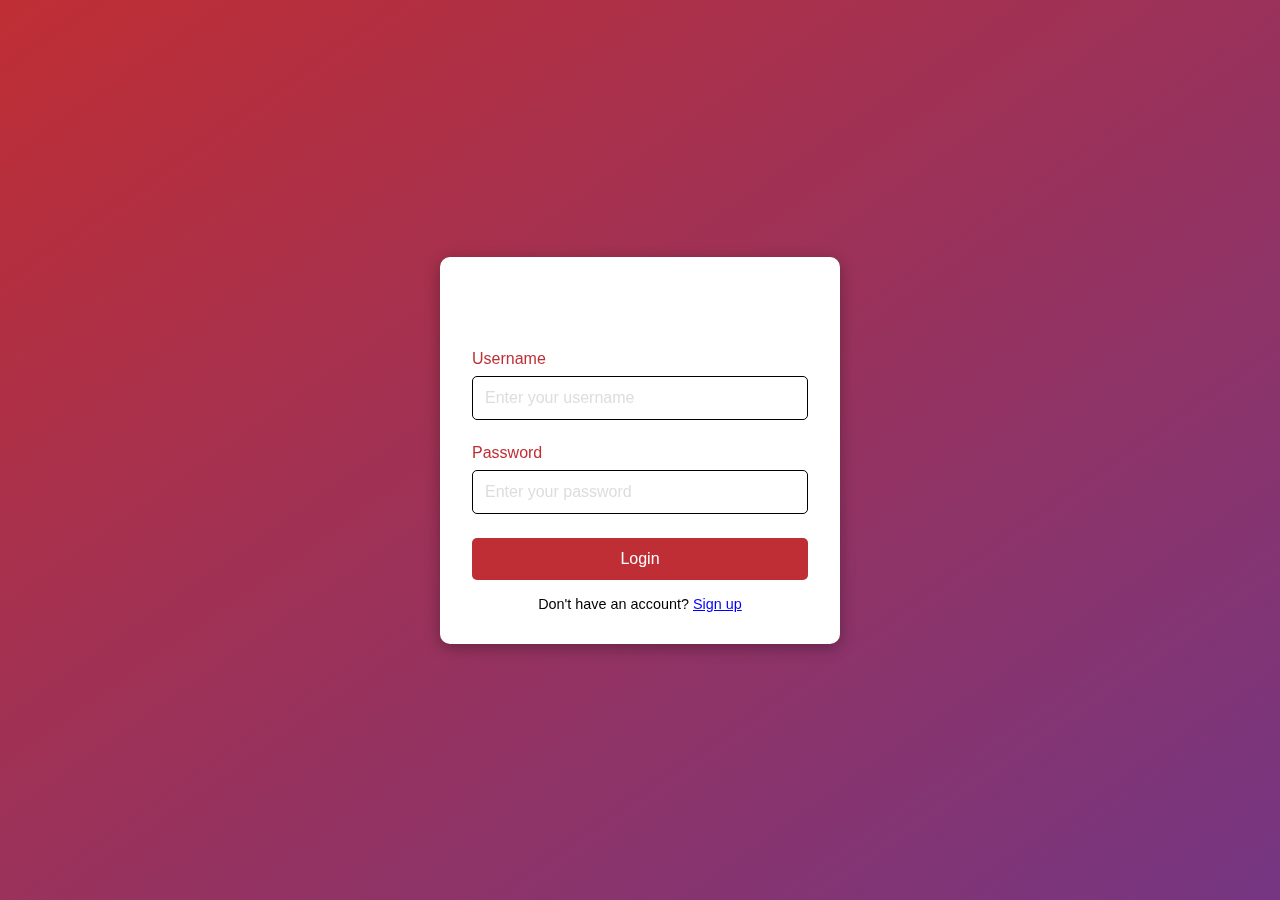
<file: auth_register_regEx/index.html>
<!DOCTYPE html>
<html lang="en">

<head>
	<meta charset="UTF-8">
	<meta name="viewport" content="width=device-width, initial-scale=1.0">
	<title>Login Page</title>
	<link rel="stylesheet" href="./style.css">
</head>

<body>
	<div class="login-container">
		<div class="login-form">
			<h2 class="form-title">Login</h2>
			<div class="form-group">
				<label for="username">Username</label>
				<input type="text" id="username" placeholder="Enter your username" >
				<span class="wrong"></span>
			</div>
			<div class="form-group">
				<label for="password">Password</label>
				<input type="password" id="password" placeholder="Enter your password" >
				<span class="wrongPassword"></span>
			</div>
			<button type="submit" class="btn login">Login</button>
			<p class="signup-text" style="color: black;">Don't have an account? <a href="#" style="color: blue;">Sign up</a></p>
		</div>
	</div>

	<script src="./index.js"></script>
</body>

</html>
</file>
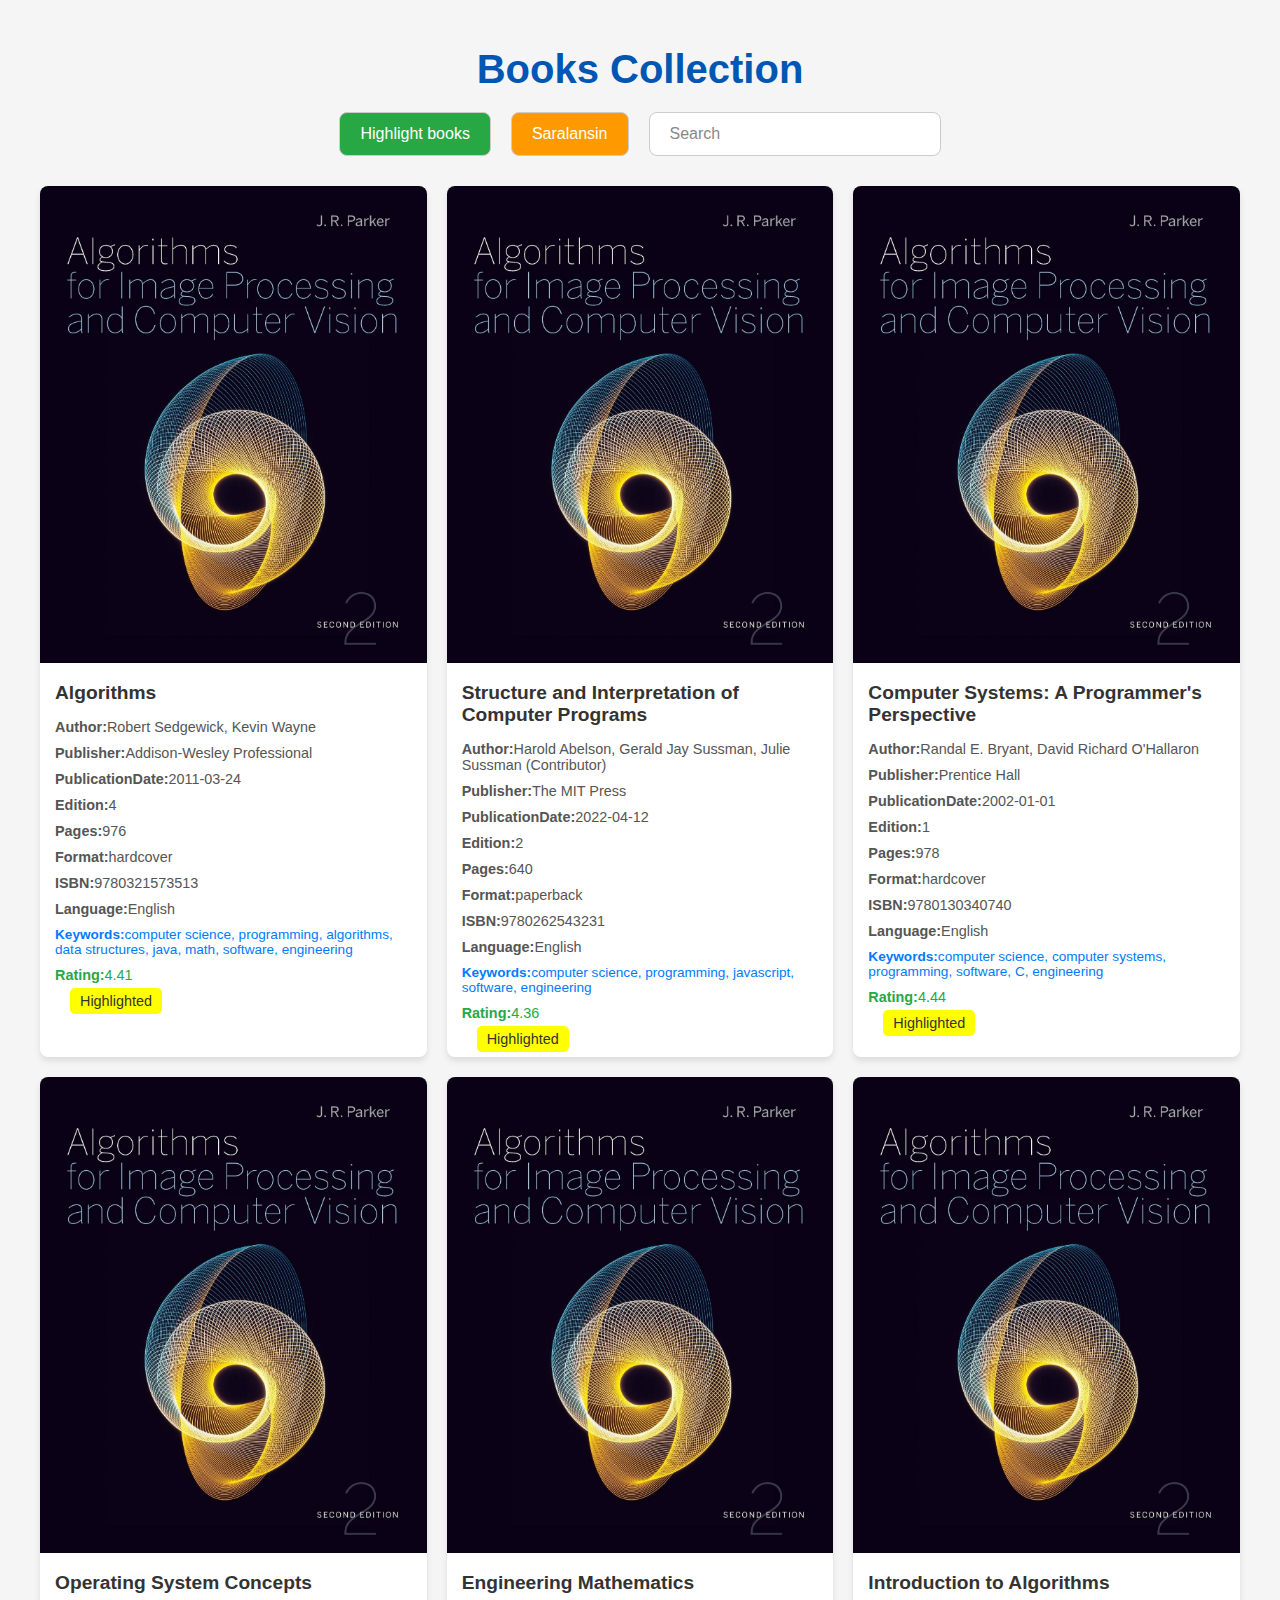
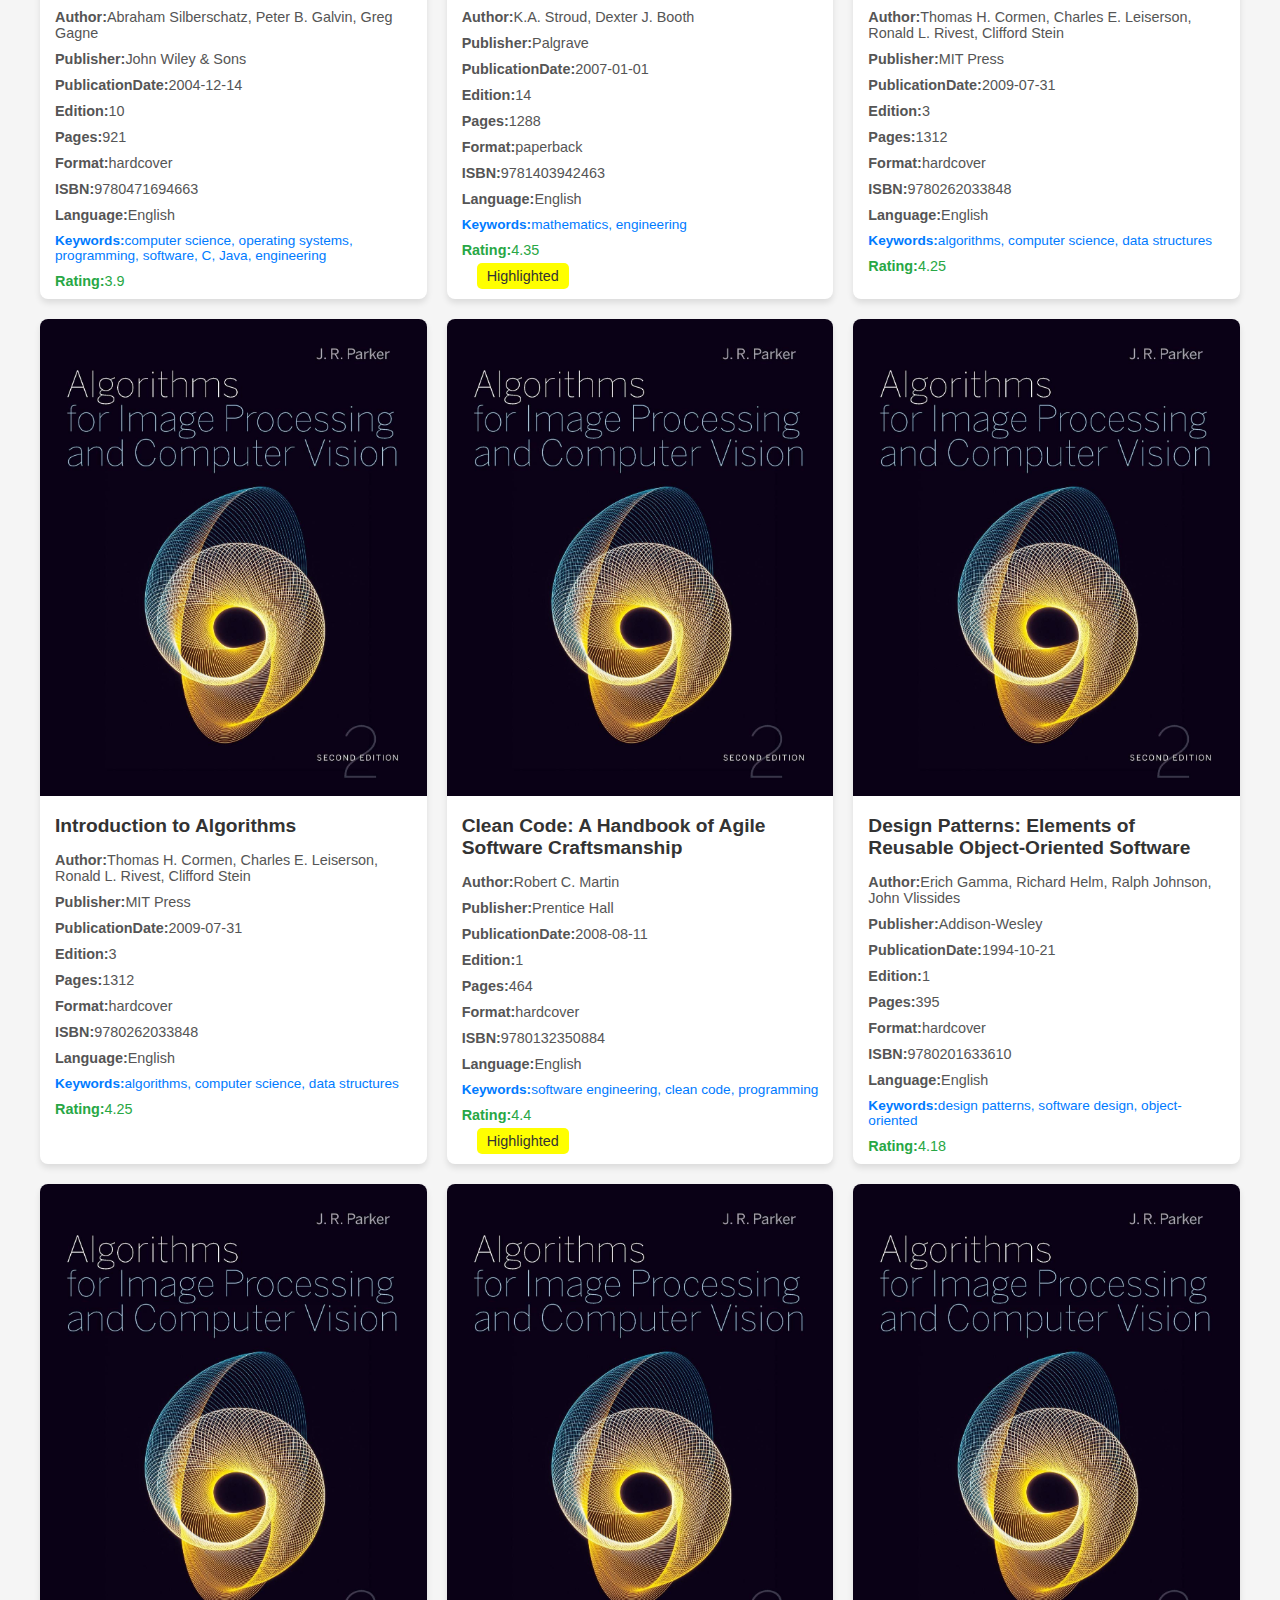
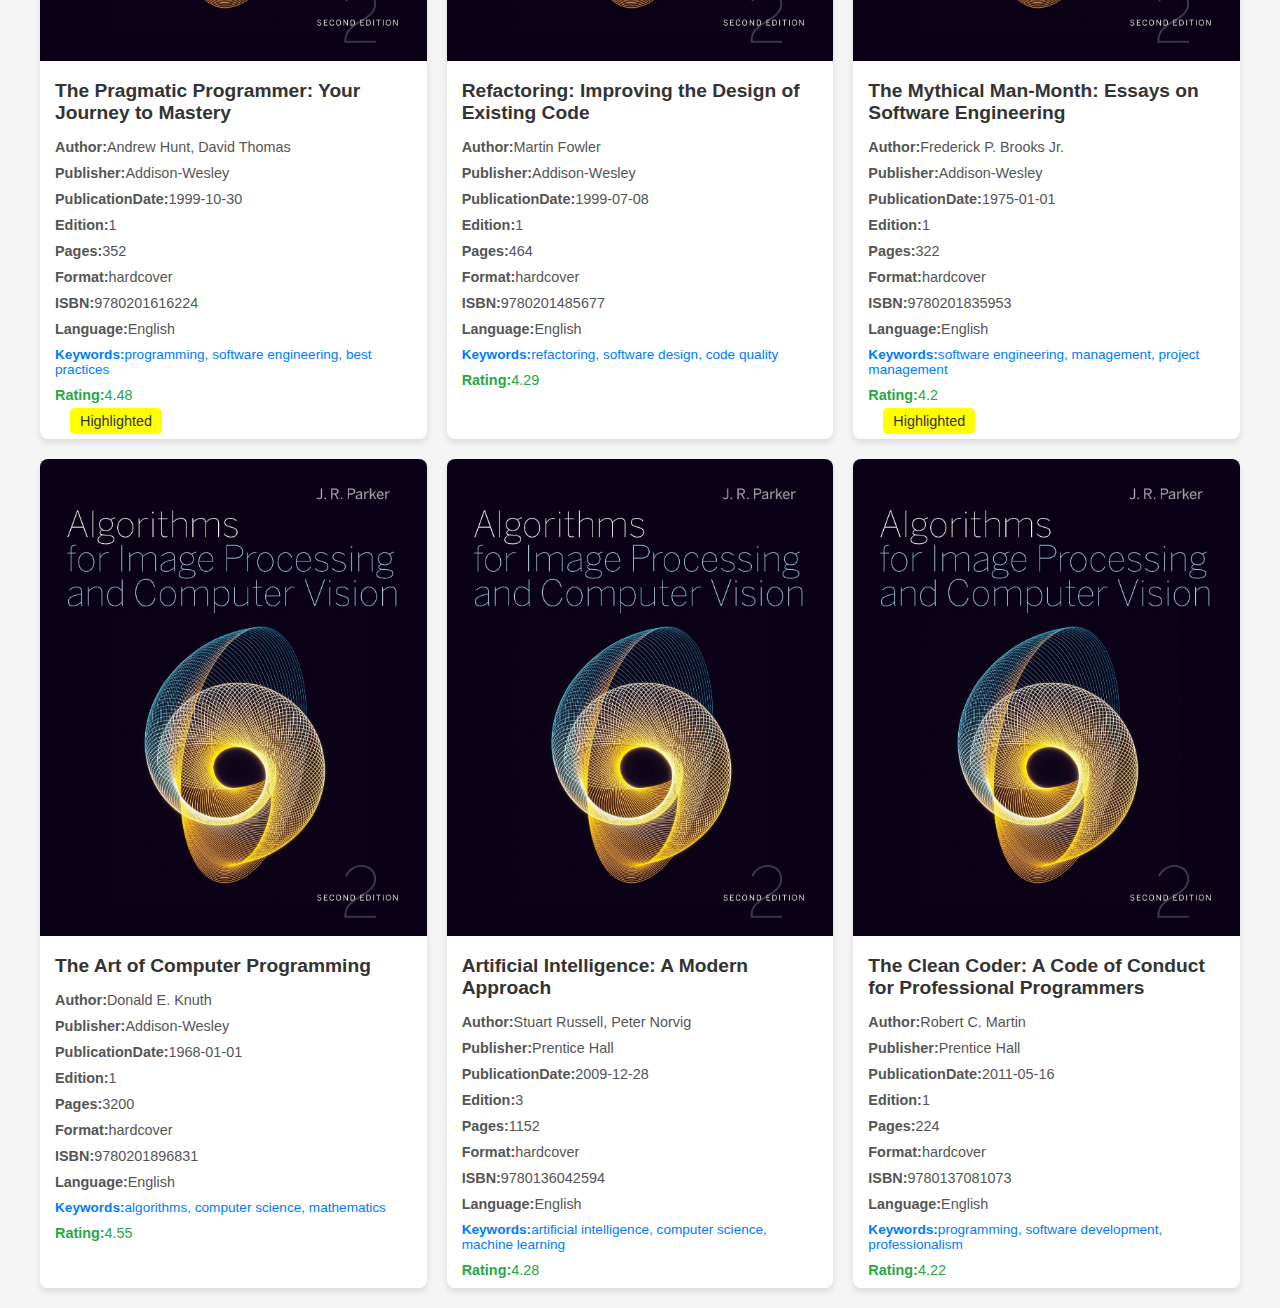
<file: books_collection/index.html>
<!DOCTYPE html>
<html lang="en">

<head>
	<meta charset="UTF-8">
	<meta name="viewport" content="width=device-width, initial-scale=1.0">
	<title>Books Collection</title>
	<link rel="stylesheet" href="style.css">
</head>

<body>
	<h1>Books Collection</h1>
	<div class="controls">
		<button id="highlight" class="btn highlight-btn">Highlight books</button>
		<button id="sort" class="btn sort-btn">Saralansin</button>
		<input type="text" id="searchInput" placeholder="Search" class="search-input">
	</div>

	<div class="books-container" id="booksContainer">

	</div>
	<div id="loading" class="loading" style="display:none;">Loading...</div>
	<div id="booksContainer"></div>
	<script src="script.js"></script>
</body>

</html>
</file>
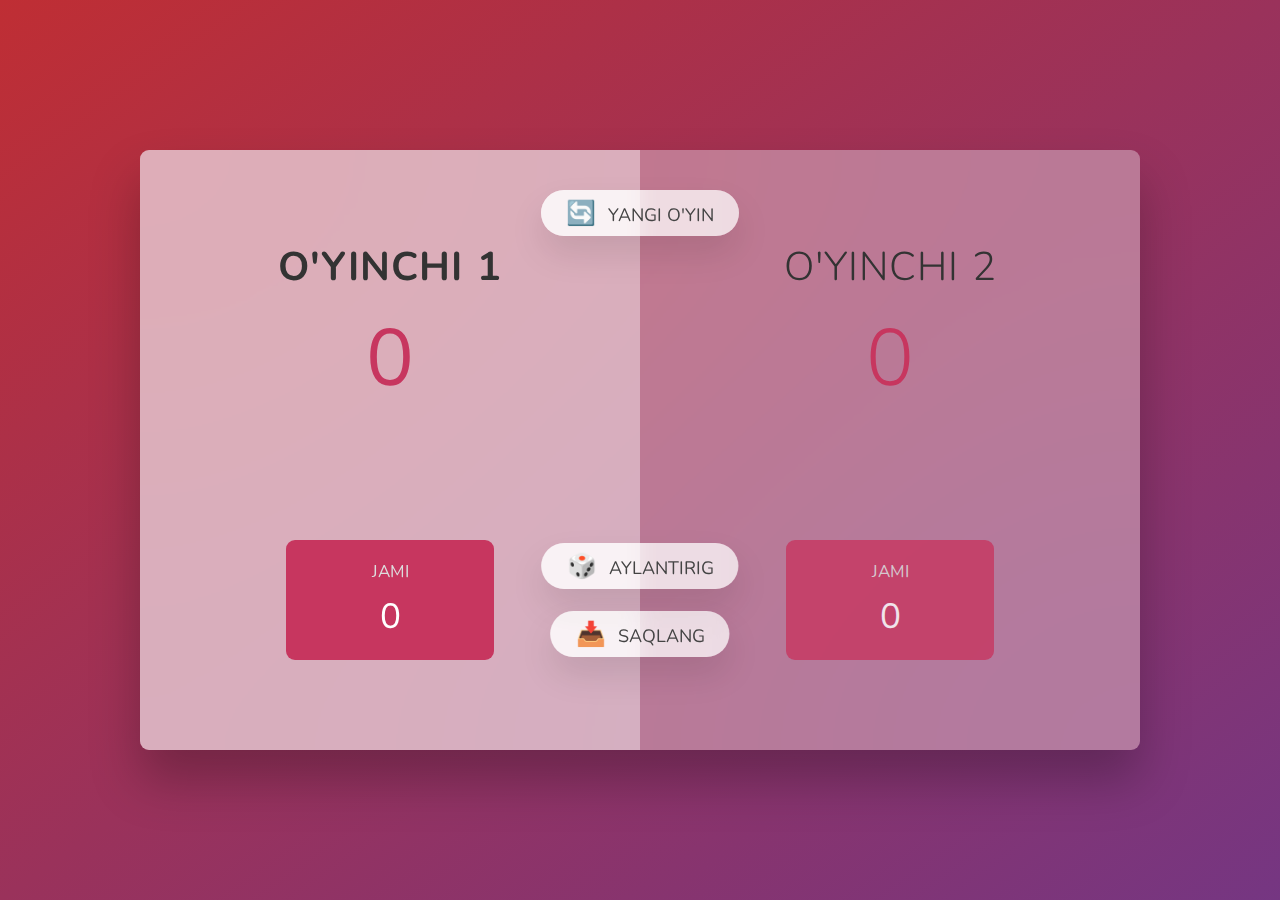
<file: dice-game/index.html>
<!DOCTYPE html>
<html lang="en">
  <head>
    <meta charset="UTF-8" />
    <meta name="viewport" content="width=device-width, initial-scale=1.0" />
    <meta http-equiv="X-UA-Compatible" content="ie=edge" />
    <link rel="stylesheet" href="style.css" />
    <title>Pig Game</title>
  </head>
  <body>
    <main>
      <section class="player player--0 player--active">
        <h2 class="name" id="name--0">O'yinchi 1</h2>
        <p class="score" id="score--0">43</p>
        <div class="current">
          <p class="current-label">Jami</p>
          <p class="current-score" id="current--0">0</p>
        </div>
      </section>
      <section class="player player--1">
        <h2 class="name" id="name--1">O'yinchi 2</h2>
        <p class="score" id="score--1">24</p>
        <div class="current">
          <p class="current-label">Jami</p>
          <p class="current-score" id="current--1">0</p>
        </div>
      </section>

      <img src="dice-5.png" alt="Playing dice" class="dice" />
      <button class="btn btn--new">🔄 Yangi o'yin</button>
      <button class="btn btn--roll">🎲 Aylantirig</button>
      <button class="btn btn--hold">📥 Saqlang</button>
    </main>
    <script src="script.js"></script>
  </body>
</html>
</file>
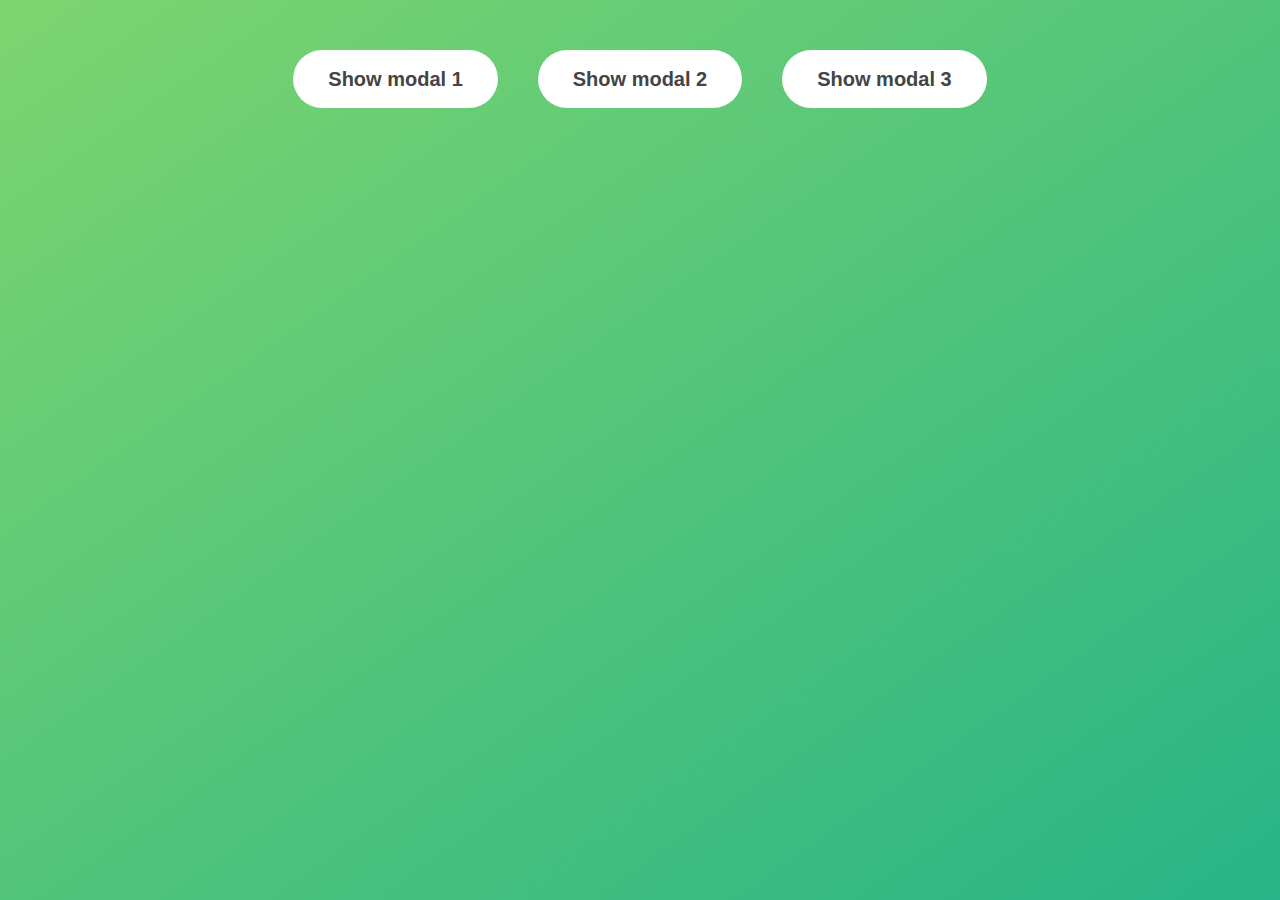
<file: modal/index.html>
<!DOCTYPE html>
<html lang="en">
  <head>
    <meta charset="UTF-8" />
    <meta name="viewport" content="width=device-width, initial-scale=1.0" />
    <meta http-equiv="X-UA-Compatible" content="ie=edge" />
    <link rel="stylesheet" href="style.css" />
    <title>Modal window</title>
  </head>
  <body>
    <button class="show-modal">Show modal 1</button>
    <button class="show-modal">Show modal 2</button>
    <button class="show-modal">Show modal 3</button>

    <div class="modal hidden">
      <button class="close-modal">&times;</button>
      <h1>I'm a modal window 😍</h1>
      <p>
        Lorem ipsum dolor sit amet, consectetur adipisicing elit, sed do eiusmod
        tempor incididunt ut labore et dolore magna aliqua. Ut enim ad minim
        veniam, quis nostrud exercitation ullamco laboris nisi ut aliquip ex ea
        commodo consequat. Duis aute irure dolor in reprehenderit in voluptate
        velit esse cillum dolore eu fugiat nulla pariatur. Excepteur sint
        occaecat cupidatat non proident, sunt in culpa qui officia deserunt
        mollit anim id est laborum.
      </p>
    </div>
    <div class="overlay hidden"></div>

    <script src="script.js"></script>
    
  </body>
</html>
</file>
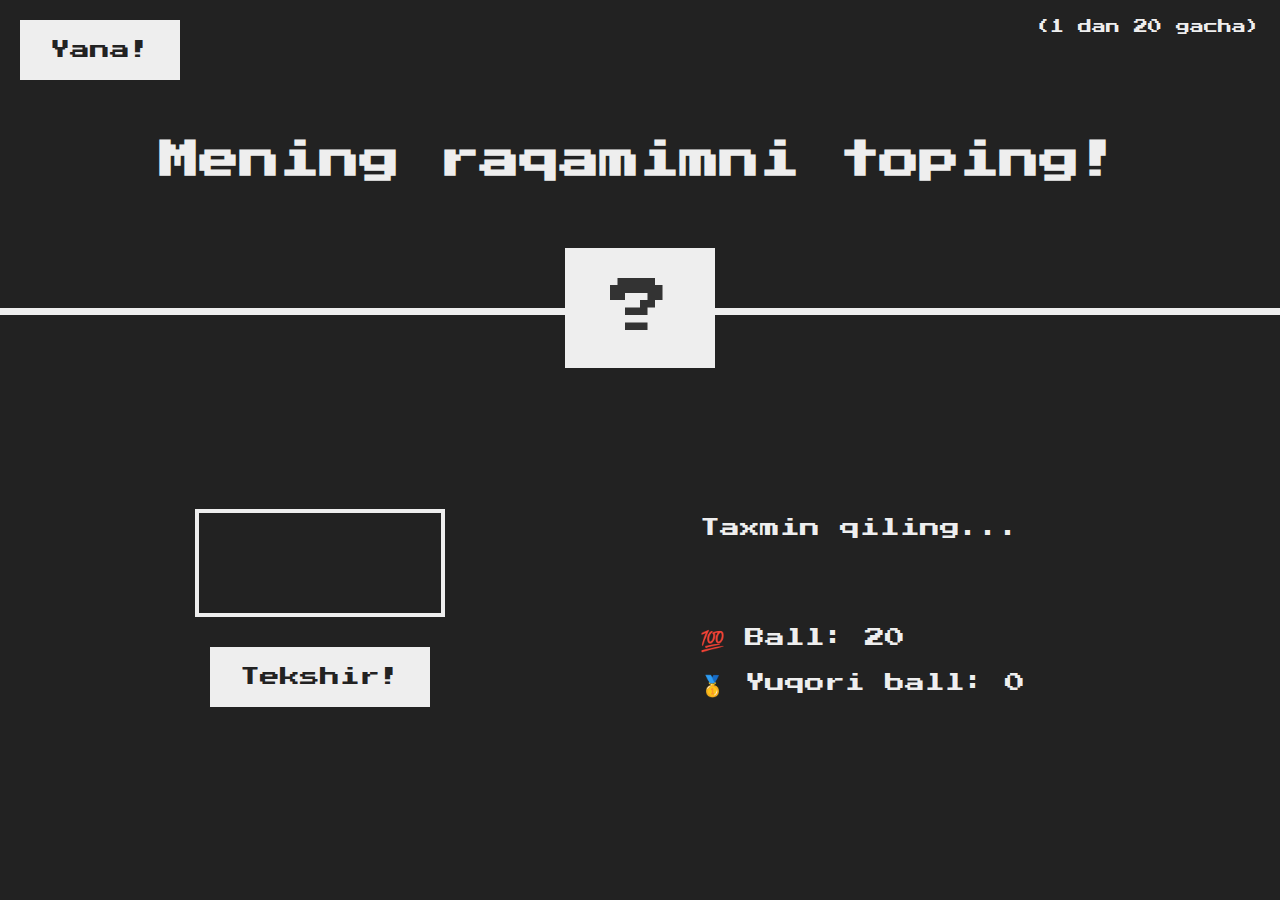
<file: my-guess-number/index.html>
<!DOCTYPE html>
<html lang="en">

<head>
	<meta charset="UTF-8" />
	<meta name="viewport" content="width=device-width, initial-scale=1.0" />
	<meta http-equiv="X-UA-Compatible" content="ie=edge" />
	<link rel="stylesheet" href="style.css" />
	<title>Meni top</title>
</head>

<body>
	<header>
		<h1>Mening raqamimni toping!</h1>
		<p class="between" id="between">(1 dan 20 gacha)</p>
		<button class="btn again">Yana!</button>
		<div class="number">?</div>
	</header>
	<main>
		<section class="left">
			<input type="number" class="guess" />
			<span class="wrong"></span>
			<button class="btn check">Tekshir!</button>
		</section>
		<section class="right">
			<p class="message">Taxmin qiling...</p>
			<p class="label-score">💯 Ball: <span class="score">20</span></p>
			<p class="label-highscore">
				🥇 Yuqori ball: <span class="highscore">0</span>
			</p>
		</section>
	</main> 
	<script src="index.js"></script>
</body>

</html>
</file>
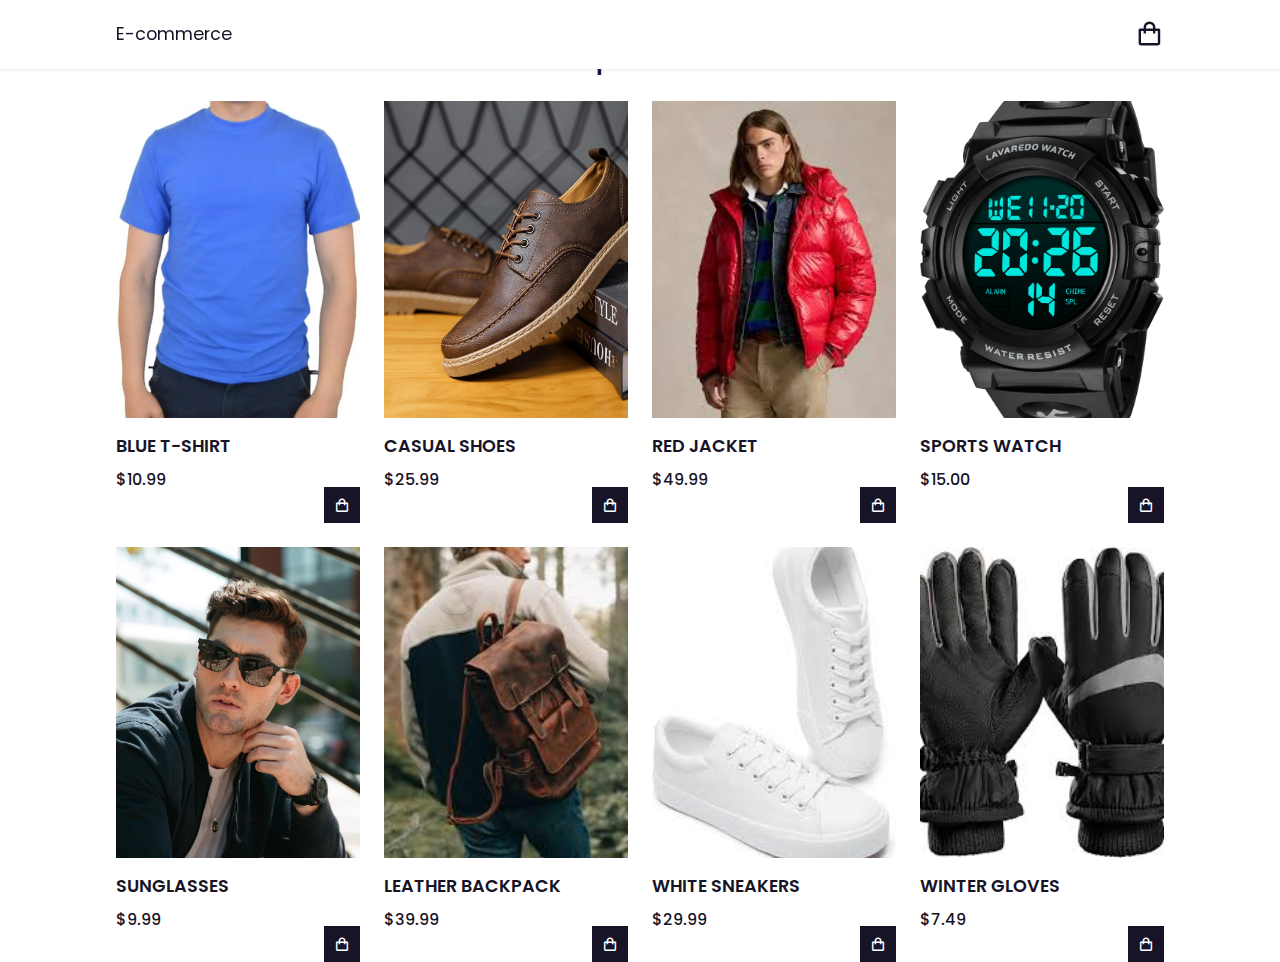
<file: single-page/index.html>
<!DOCTYPE html>
<html lang="en">
	<head>
		<meta charset="UTF-8" />
		<meta name="viewport" content="width=device-width, initial-scale=1.0" />
		<title>Product details</title>
		<link rel="stylesheet" href="./style.css" />
		<link
			href="https://unpkg.com/boxicons@2.1.4/css/boxicons.min.css"
			rel="stylesheet"
		/>
	</head>
	<body>
		<!-- Header -->
		<header>
			<!-- Nav -->
			<div class="nav container">
				<a href="#" class="logo">E-commerce</a>
				<!-- Card-Icon -->
				<i class="bx bx-shopping-bag" id="card-icon"></i>
				<!-- Card -->
				<div class="card">
					<h2 class="card-title">Your Card</h2>
					<!-- Content -->
					<div class="card-content"></div>
					<!-- Total -->
					<div class="total">
						<div class="total-title">Total</div>
						<div class="total-price">$0</div>
					</div>
					<!-- Buy Button -->
					<button type="button" class="btn-buy">Buy Now</button>
					<!-- Card Close -->
					<i class="bx bx-x" id="close-card"></i>
				</div>
			</div>
		</header>
		<!-- Shop -->
		<section class="shop container">
			<h2 class="section-title">Shop Products</h2>
			<!-- Content -->
			<div id="shop-content" class="shop-content">
			</div>
		</section>

		<script src="./index.js"></script>
	</body>
</html>
</file>
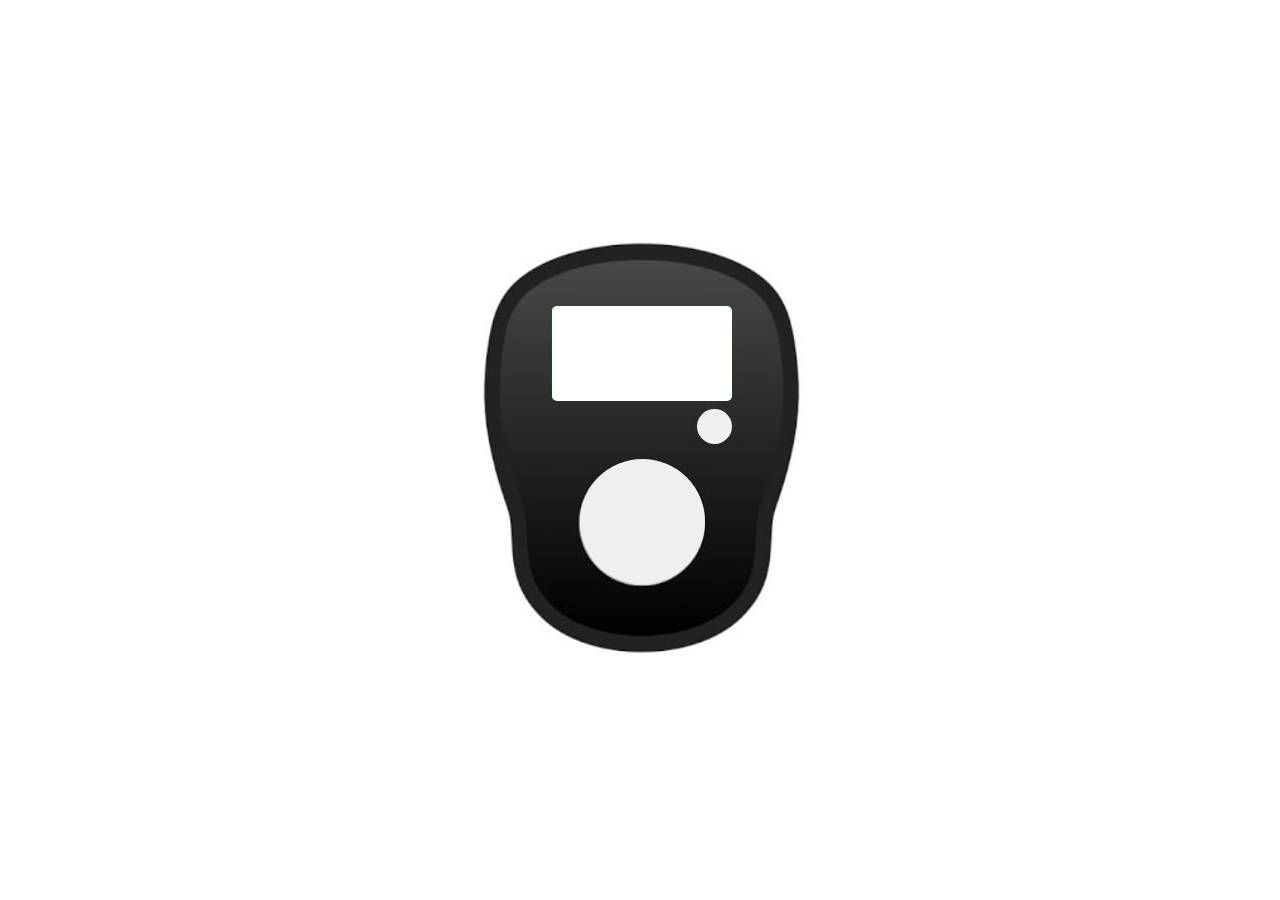
<file: tasbex/tasbeh.html>
<!DOCTYPE html>
<html lang="en">

<head>
	<meta charset="UTF-8">
	<meta name="viewport" content="width=device-width, initial-scale=1.0">
	<title>tasbex </title>
	<link rel="stylesheet" href="./tasbeh.css">
</head>

<body>
	<div class="tasbeh">
		<img src="./photo_2024-12-21_15-46-13.jpg" alt="Image">
		<input type="text" disabled class="input">
		<button class="btn"></button>
		<button class="reset"></button>
	</div>
	<script src="./tasbeh.js"></script>
</body>

</html>
</file>
<file: auth_register_regEx/style.css>
/* General Styles */
* {
  margin: 0;
  padding: 0;
  box-sizing: border-box;
  font-family: 'Arial', sans-serif;
}

body {
  height: 100vh;
  display: flex;
  justify-content: center;
  align-items: center;
  background: linear-gradient(to top left, #753682, #bf2e34);
  color: #fff;
}

/* Login Container */
.login-container {
  background: white;
  backdrop-filter: blur(15px);
  padding: 2rem;
  border-radius: 10px;
  box-shadow: 0px 4px 15px rgba(0, 0, 0, 0.3);
  width: 100%;
  max-width: 400px;
}

/* Login Form */
.login-form {
  display: flex;
  flex-direction: column;
}

.form-title {
  font-size: 2rem;
  margin-bottom: 1.5rem;
  text-align: center;
}

.form-group {
  margin-bottom: 1.5rem;
}

label {
  font-size: 1rem;
  margin-bottom: 0.5rem;
  display: block;
  color: #bf2e34;
}

input {
  width: 100%;
  padding: 0.75rem;
  border: none;
  border-radius: 5px;
  background-color: rgba(255, 255, 255, 0.2);
  color: #111;
  font-size: 1rem;
	border: 1px solid black;
}
.regInput{
	border: 1px solid red;
}
input::placeholder {
  color: #ddd;
}

input:focus {
  outline: none;
  background-color: rgba(255, 255, 255, 0.3);
}

/* Button */
.btn {
  padding: 0.75rem;
  border: none;
  border-radius: 5px;
  background-color: #bf2e34;
  color: #fff;
  font-size: 1rem;
  cursor: pointer;
  transition: all 0.3s ease;
}

.btn:hover {
  background-color: #8c1e25;
}

/* Signup Text */
.signup-text {
  margin-top: 1rem;
  text-align: center;
  font-size: 0.9rem;
}

.signup-text a {
  color: #fff;
  text-decoration: underline;
}
</file>
<file: books_collection/style.css>
/* Global Styles */
body {
	font-family: Arial, sans-serif;
	background-color: #f5f5f5;
	color: #333;
	margin: 0;
	padding: 20px;
}

h1 {
	text-align: center;
	font-size: 2.5rem;
	color: #0056b3;
	margin-bottom: 20px;
}

/* Control buttons and input */
.controls {
	display: flex;
	gap: 20px;
	justify-content: center;
	margin-bottom: 30px;
}

/* Styling for Buttons */
button {
	font-size: 1rem;
	padding: 12px 20px;
	border-radius: 8px;
	border: 1px solid #ccc;
	background-color: #007bff;
	color: #fff;
	cursor: pointer;
	transition: background-color 0.3s, transform 0.2s ease;
}

button:hover {
	background-color: #0056b3;
	transform: scale(1.05);
}

button:focus {
	outline: none;
}

.highlight-btn {
	background-color: #28a745;
}

.highlight-btn:hover {
	background-color: #218838;
}

.sort-btn {
	background-color: #ff9900;
}

.sort-btn:hover {
	background-color: #e68a00;
}

/* Styling for Search Input */
.search-input {
	font-size: 1rem;
	padding: 12px 20px;
	border-radius: 8px;
	border: 1px solid #ccc;
	width: 250px;
	background-color: #fff;
	transition: border-color 0.3s ease;
}

.search-input::placeholder {
	color: #888;
}

.search-input:focus {
	border-color: #007bff;
}

/* Books container */
.books-container {
	display: grid;
	grid-template-columns: repeat(auto-fit, minmax(300px, 1fr));
	gap: 20px;
	max-width: 1200px;
	margin: 0 auto;
	overflow: visible;
}

/* Book Card */
.book-card {
	background: #fff;
	border-radius: 8px;
	box-shadow: 0 4px 6px rgba(0, 0, 0, 0.1);
	overflow: hidden;
	transition: transform 0.3s, box-shadow 0.3s;
}

.book-card:hover {
	transform: translateY(-5px);
	box-shadow: 0 8px 15px rgba(0, 0, 0, 0.2);
}

.book-card h2 {
	font-size: 1.2rem;
	margin: 15px;
	color: #333;
}

.book-card p {
	font-size: 0.9rem;
	margin: 10px 15px;
	color: #555;
}

.book-card .keywords {
	margin: 10px 15px;
	color: #007bff;
	font-size: 0.85rem;
}

.book-card .rating {
	margin: 10px 15px;
	font-size: 0.9rem;
	color: #28a745;
}
.book-card .image{
	width: 100%;
	height: 50%;
	height: auto;

}

.book-card .highlighted {
	margin: 10px 15px;
	font-size: 0.9rem;
	background-color: yellow;
	padding: 5px 10px;
	border-radius: 5px;
	color: #333;
}

/* CSSda loading spinner uchun styling */
.loading {
	font-size: 20px;
	color: #007bff;
	text-align: center;
	padding: 20px;
	font-weight: bold;
}
</file>
<file: dice-game/style.css>
@import url('https://fonts.googleapis.com/css2?family=Nunito&display=swap');

* {
  margin: 0;
  padding: 0;
  box-sizing: inherit;
}

html {
  font-size: 62.5%;
  box-sizing: border-box;
}

body {
  font-family: 'Nunito', sans-serif;
  font-weight: 400;
  height: 100vh;
  color: #333;
  background-image: linear-gradient(to top left, #753682 0%, #bf2e34 100%);
  display: flex;
  align-items: center;
  justify-content: center;
}

/* LAYOUT */
main {
  position: relative;
  width: 100rem;
  height: 60rem;
  background-color: rgba(255, 255, 255, 0.35);
  backdrop-filter: blur(200px);
  filter: blur();
  box-shadow: 0 3rem 5rem rgba(0, 0, 0, 0.25);
  border-radius: 9px;
  overflow: hidden;
  display: flex;
}

.player {
  flex: 50%;
  padding: 9rem;
  display: flex;
  flex-direction: column;
  align-items: center;
  transition: all 0.75s;
}

/* ELEMENTS */
.name {
  position: relative;
  font-size: 4rem;
  text-transform: uppercase;
  letter-spacing: 1px;
  word-spacing: 2px;
  font-weight: 300;
  margin-bottom: 1rem;
}

.score {
  font-size: 8rem;
  font-weight: 300;
  color: #c7365f;
  margin-bottom: auto;
}

.player--active {
  background-color: rgba(255, 255, 255, 0.4);
}
.player--active .name {
  font-weight: 700;
}
.player--active .score {
  font-weight: 400;
}

.player--active .current {
  opacity: 1;
}

.current {
  background-color: #c7365f;
  opacity: 0.8;
  border-radius: 9px;
  color: #fff;
  width: 65%;
  padding: 2rem;
  text-align: center;
  transition: all 0.75s;
}

.current-label {
  text-transform: uppercase;
  margin-bottom: 1rem;
  font-size: 1.7rem;
  color: #ddd;
}

.current-score {
  font-size: 3.5rem;
}

/* ABSOLUTE POSITIONED ELEMENTS */
.btn {
  position: absolute;
  left: 50%;
  transform: translateX(-50%);
  color: #444;
  background: none;
  border: none;
  font-family: inherit;
  font-size: 1.8rem;
  text-transform: uppercase;
  cursor: pointer;
  font-weight: 400;
  transition: all 0.2s;

  background-color: white;
  background-color: rgba(255, 255, 255, 0.6);
  backdrop-filter: blur(10px);

  padding: 0.7rem 2.5rem;
  border-radius: 50rem;
  box-shadow: 0 1.75rem 3.5rem rgba(0, 0, 0, 0.1);
}

.btn::first-letter {
  font-size: 2.4rem;
  display: inline-block;
  margin-right: 0.7rem;
}

.btn--new {
  top: 4rem;
}
.btn--roll {
  top: 39.3rem;
}
.btn--hold {
  top: 46.1rem;
}

.btn:active {
  transform: translate(-50%, 3px);
  box-shadow: 0 1rem 2rem rgba(0, 0, 0, 0.15);
}

.btn:focus {
  outline: none;
}

.dice {
  position: absolute;
  left: 50%;
  top: 16.5rem;
  transform: translateX(-50%);
  height: 10rem;
  box-shadow: 0 2rem 5rem rgba(0, 0, 0, 0.2);
}

.player--winner {
  background-color: #2c6001;
}

.player--winner .name {
  font-weight: 700;
  color: #c7365f;
}

.hidden {
  display: none;
}
</file>
<file: modal/style.css>
* {
  margin: 0;
  padding: 0;
  box-sizing: inherit;
}

html {
  font-size: 62.5%;
  box-sizing: border-box;
}

body {
  font-family: sans-serif;
  color: #333;
  line-height: 1.5;
  height: 100vh;
  position: relative;
  display: flex;
  align-items: flex-start;
  justify-content: center;
  background: linear-gradient(to top left, #28b487, #7dd56f);
}

.show-modal {
  font-size: 2rem;
  font-weight: 600;
  padding: 1.75rem 3.5rem;
  margin: 5rem 2rem;
  border: none;
  background-color: #fff;
  color: #444;
  border-radius: 10rem;
  cursor: pointer;
}

.close-modal {
  position: absolute;
  top: 1.2rem;
  right: 2rem;
  font-size: 5rem;
  color: #333;
  cursor: pointer;
  border: none;
  background: none;
}

h1 {
  font-size: 2.5rem;
  margin-bottom: 2rem;
}

p {
  font-size: 1.8rem;
}

/* -------------------------- */
/* CLASSES TO MAKE MODAL WORK */
.hidden {
  display: none;
}

.modal {
  position: absolute;
  top: 50%;
  left: 50%;
  transform: translate(-50%, -50%);
  width: 70%;
  background-color: white;
  padding: 6rem;
  border-radius: 5px;
  box-shadow: 0 3rem 5rem rgba(0, 0, 0, 0.3);
  z-index: 6;
}

.overlay {
  position: absolute;
  top: 0;
  left: 0;
  width: 100%;
  height: 100%;
  background-color: rgba(0, 0, 0, 0.6);
  backdrop-filter: blur(3px);
  z-index: 5;
}
</file>
<file: my-guess-number/style.css>
@import url('https://fonts.googleapis.com/css?family=Press+Start+2P&display=swap');

* {
  margin: 0;
  padding: 0;
  box-sizing: inherit;
}

html {
  font-size: 62.5%;
  box-sizing: border-box;
}

body {
  font-family: 'Press Start 2P', sans-serif;
  color: #eee;
  background-color: #222;
  /* background-color: #60b347; */
}

/* LAYOUT */
header {
  position: relative;
  height: 35vh;
  border-bottom: 7px solid #eee;
}

main {
  height: 65vh;
  color: #eee;
  display: flex;
  align-items: center;
  justify-content: space-around;
}

.left {
  width: 52rem;
  display: flex;
  flex-direction: column;
  align-items: center;
}

.right {
  width: 52rem;
  font-size: 2rem;
}

/* ELEMENTS STYLE */
h1 {
  font-size: 4rem;
  text-align: center;
  position: absolute;
  width: 100%;
  top: 52%;
  left: 50%;
  transform: translate(-50%, -50%);
}

.number {
  background: #eee;
  color: #333;
  font-size: 6rem;
  width: 15rem;
  padding: 3rem 0rem;
  text-align: center;
  position: absolute;
  bottom: 0;
  left: 50%;
  transform: translate(-50%, 50%);
}

.between {
  font-size: 1.4rem;
  position: absolute;
  top: 2rem;
  right: 2rem;
}

.again {
  position: absolute;
  top: 2rem;
  left: 2rem;
}

.guess {
  background: none;
  border: 4px solid #eee;
  font-family: inherit;
  color: inherit;
  font-size: 5rem;
  padding: 2.5rem;
  width: 25rem;
  text-align: center;
  display: block;
  margin-bottom: 3rem;
}

.btn {
  border: none;
  background-color: #eee;
  color: #222;
  font-size: 2rem;
  font-family: inherit;
  padding: 2rem 3rem;
  cursor: pointer;
}

.btn:hover {
  background-color: #ccc;
}

.message {
  margin-bottom: 8rem;
  height: 3rem;
}

.label-score {
  margin-bottom: 2rem;
}
</file>
<file: single-page/style.css>
/* Google Fonts */
@import url('https://fonts.googleapis.com/css2?family=Changa:wght@400;500&family=Poppins:wght@400;500;600;700&family=Roboto+Condensed:wght@700&display=swap');

* {
	font-family: 'Poppins', sans-serif;
	margin: 0;
	padding: 0;
	scroll-padding-top: 2rem;
	scroll-behavior: smooth;
	box-sizing: border-box;
	list-style: none;
	text-decoration: none;
}
:root {
	--main-color: #fd4646;
	--text-color: #171427;
	--bg-color: #fff;
}

img {
	width: 100%;
}

body {
	color: var(--text-color);
}

.container {
	max-width: 1068px;
	margin: auto;
	width: 100%;
	padding: 10px;
}

section {
	padding: 4rem 0 3rem;
}

/* Header */
header {
	position: fixed;
	top: 0;
	left: 0;
	width: 100%;
	background: var(--bg-color);
	box-shadow: 0 1px 4px hsl(0 4% 15% / 10%);
	z-index: 100;
}

.nav {
	display: flex;
	align-items: center;
	justify-content: space-between;
	padding: 20px 10px;
}

.logo {
	font-size: 1.1rem;
	color: var(--text-color);
	font-weight: 400;
}

#card-icon {
	font-size: 1.8rem;
	cursor: pointer;
}

/* Card */
.card {
	position: fixed;
	top: 0;
	right: -100%;
	width: 360px;
	min-height: 100vh;
	padding: 20px;
	background: var(--bg-color);
	box-shadow: -2px 0 4px hsl(0 4% 15% / 10%);
	transition: 0.3s;
}

.card.active {
	right: 0;
	overflow-y: scroll;
	height: 100%;
}

.card-title {
	text-align: center;
	font-size: 1.5rem;
	font-weight: 600;
	margin-top: 2rem;
}

.card-box {
	display: grid;
	grid-template-columns: 32% 50% 18%;
	align-items: center;
	gap: 1rem;
	margin-top: 1rem;
}

.card-img {
	width: 100px;
	height: 100px;
	object-fit: contain;
	padding: 10px;
}

.detail-box {
	display: grid;
	row-gap: 0.5rem;
}

.card-product-title {
	font-size: 1rem;
	text-transform: uppercase;
}

.card-price {
	font-weight: 500;
}

.card-quantity {
	border: 1px solid var(--text-color);
	outline-color: var(--main-color);
	width: 2.4rem;
	text-align: center;
	font-size: 1rem;
}

.card-remove {
	font-size: 24px;
	color: var(--main-color);
	cursor: pointer;
}

.total {
	display: flex;
	justify-content: flex-end;
	margin-top: 1.5rem;
	border-top: 1px solid var(--text-color);
}

.total-title {
	font-size: 1rem;
	font-weight: 600;
}

.total-price {
	margin-left: 0.5rem;
}

.btn-buy {
	display: flex;
	margin: 1.5rem auto 0 auto;
	padding: 12px 20px;
	border: none;
	background: var(--main-color);
	color: var(--bg-color);
	font-size: 1rem;
	font-weight: 500;
	cursor: pointer;
}

.btn-buy:hover {
	background: var(--text-color);
	transition: 0.3s;
}

#close-card {
	position: absolute;
	top: 1rem;
	right: 0.8rem;
	font-size: 2rem;
	color: var(--text-color);
	cursor: pointer;
}

.section-title {
	font-size: 1.5rem;
	font-weight: 600;
	text-align: center;
	margin-bottom: 1.5rem;
}

.shop {
	margin-top: 2rem;
}

/* Shop-Content */
.shop-content {
	display: grid;
	grid-template-columns: repeat(auto-fit, minmax(220px, auto));
	gap: 1.5rem;
}

.product-box {
	position: relative;
}

.product-box:hover {
	padding: 8px;
	border: 1px solid var(--text-color);
	transition: 0.4s;
	border: none;
}

.product-img {
	width: 100%;
	height: 75%;
	margin-bottom: 0.5rem;
	object-fit: cover;
	object-position: center;
}

.product-title {
	font-size: 1.1rem;
	font-weight: 600;
	text-transform: uppercase;
	margin-bottom: 0.5rem;
}

.price {
	font-weight: 500;
}

.add-card {
	position: absolute;
	bottom: 0;
	right: 0;
	background: var(--text-color);
	color: var(--bg-color);
	padding: 10px;
	cursor: pointer;
}

.add-card:hover {
	background: hsl(249, 32%, 17%);
}

/* Breakpoints / Making Responsive */
@media (max-widtg: 1080px) {
	.nav {
		padding: 15px;
	}
	section {
		padding: 3rem 0 2rem;
	}
	.container {
		margin: 0 auto;
		width: 90%;
	}
	.shop {
		margin-top: 2rem !important;
	}
}

@media (max-widtg: 400px) {
	.nav {
		padding: 11px;
	}
	.logo {
		font-size: 1rem;
	}
	.card {
		width: 320px;
	}
}

@media (max-widtg: 400px) {
	.shop {
		margin-top: 1rem !important;
	}
	.card {
		width: 280px;
	}
}
</file>
<file: tasbex/tasbeh.css>
* {
	margin: 0;
	padding: 0;
	box-sizing: border-box;
}
body {
	font-family: 'Press Start 2P', sans-serif;
	width: 100%;
	height: 100vh;
	display: flex;
	justify-content: center;
	align-items: center;
}
.tasbeh {
	position: relative;
}
.btn {
	width: 125px;
	height: 125px;
	border-radius: 50%;
	border: none;
	position: absolute;
	top: 52%;
	left: 36.5%;
	cursor: pointer;
}
.reset {
	width: 35px;
	height: 35px;
	border-radius: 50%;
	border: none;
	position: absolute;
	top: 41%;
	left: 63%;
	cursor: pointer;
}
.input {
	position: absolute;
	top: 18%;
	left: 30%;
	width: 180px;
	height: 95px;
	font-size: 20px;
	text-align: center;
	border-radius: 5px;
	border: none;
	background-color: white;
}
.input:focus {
	outline: none;
}
</file>
